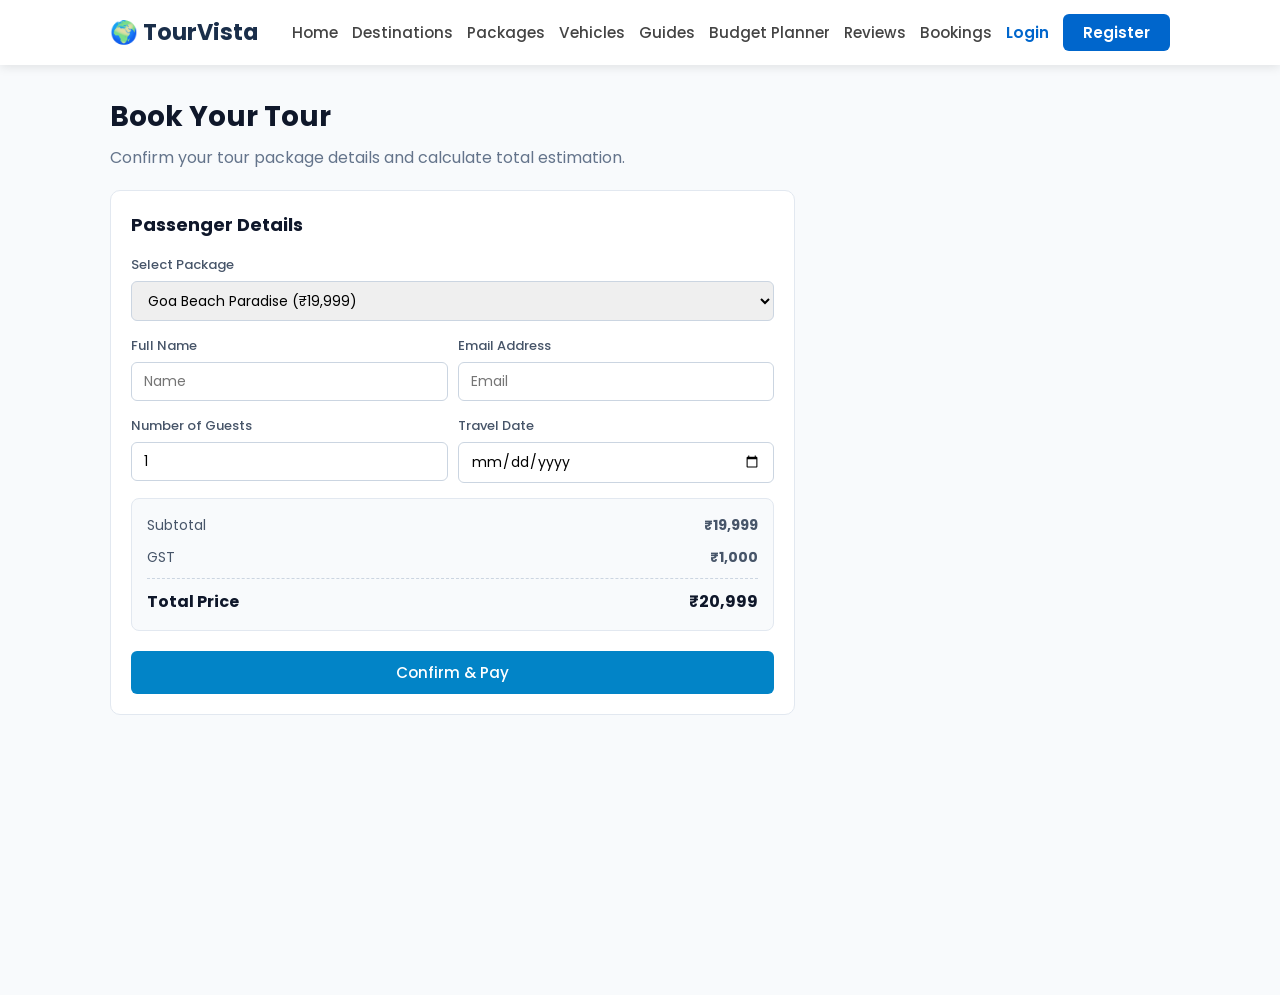
<file: bookings.html>
<!DOCTYPE html>
<html lang="en">
<head>
  <meta charset="UTF-8">
  <meta name="viewport" content="width=device-width, initial-scale=1.0">
  <title>Bookings - TourVista</title>


  <link rel="preconnect" href="https://fonts.googleapis.com">
  <link rel="preconnect" href="https://fonts.gstatic.com" crossorigin>
  <link href="https://fonts.googleapis.com/css2?family=Poppins:wght@400;500;600;700&display=swap" rel="stylesheet">
<link rel="stylesheet" href="css/style.css">
<link rel="stylesheet" href="css/bookings.css">
</head>
<body>


 <header class="navbar">
    <div class="container nav-inner">
        <a href="index.html" class="logo">🌍 TourVista</a>

        <button class="menu-btn" id="menuBtn">&#9776;</button>

        <nav>
            <ul class="nav-links" id="navLinks">
                <li><a href="index.html">Home</a></li>
                <li><a href="pages/destinations.html">Destinations</a></li>
                <li><a href="packages.html">Packages</a></li>
                <li><a href="vehicles.html">Vehicles</a></li>
                <li><a href="guides.html">Guides</a></li>
                <li><a href="planner.html">Budget Planner</a></li>
                <li><a href="reviews.html">Reviews</a></li>
                <li><a href="bookings.html" class="active">Bookings</a></li>

                <li id="login-nav">
                    <a href="login.html" class="btn-login">Login</a>
                </li>

                <li id="register-nav">
                    <a href="register.html" class="btn-register">Register</a>
                </li>

                <li id="user-nav" style="display:none;">
                    <span id="welcome-user"></span>
                </li>

                <li id="logout-nav" style="display:none;">
                    <button id="logout-btn" class="btn-login">Logout</button>
                </li>
            </ul>
        </nav>
    </div>
</header>


  <main class="container">
    
    <div class="page-header">
      <h1>Book Your Tour</h1>
      <p>Confirm your tour package details and calculate total estimation.</p>
    </div>

    <div class="bookings-layout">

      <!-- Left Side: Booking Form -->
      <div class="booking-card">
        <h2>Passenger Details</h2>
        <form id="booking-form">
          
          <div class="form-group">
            <label for="package-select">Select Package</label>
            <select id="package-select">
              <option value="goa">Goa Beach Paradise (₹19,999)</option>
              <option value="manali">Manali Hill Escape (₹18,500)</option>
              <option value="jaipur">Jaipur Heritage Tour (₹12,000)</option>
              <option value="kerala">Kerala Backwaters (₹22,000)</option>
            </select>
          </div>

          <div class="form-row">
            <div class="form-group">
              <label for="full-name">Full Name</label>
              <input type="text" id="full-name" placeholder="Name" required>
            </div>
            <div class="form-group">
              <label for="email">Email Address</label>
              <input type="email" id="email" placeholder="Email" required>
            </div>
          </div>

          <div class="form-row">
            <div class="form-group">
              <label for="guests">Number of Guests</label>
              <input type="number" id="guests" min="1" max="200" value="1" required>
            </div>
            <div class="form-group">
              <label for="travel-date">Travel Date</label>
              <input type="date" id="travel-date" required>
            </div>
          </div>

         
          <div class="summary-box">
            <div class="summary-row">
              <span>Subtotal</span>
              <strong id="subtotal-price">₹19,999</strong>
            </div>
            <div class="summary-row">
              <span>GST</span>
              <strong id="tax-price">₹750</strong>
            </div>
            <div class="summary-row total">
              <span>Total Price</span>
              <strong id="total-price">₹15,749</strong>
            </div>
          </div>

          <button type="submit" class="btn-primary">Confirm & Pay</button>
        </form>
      </div>

    </div>
  </main>

<script src="js/main.js"></script>
<script src="js/bookings.js"></script>
</body>
</html>
</file>
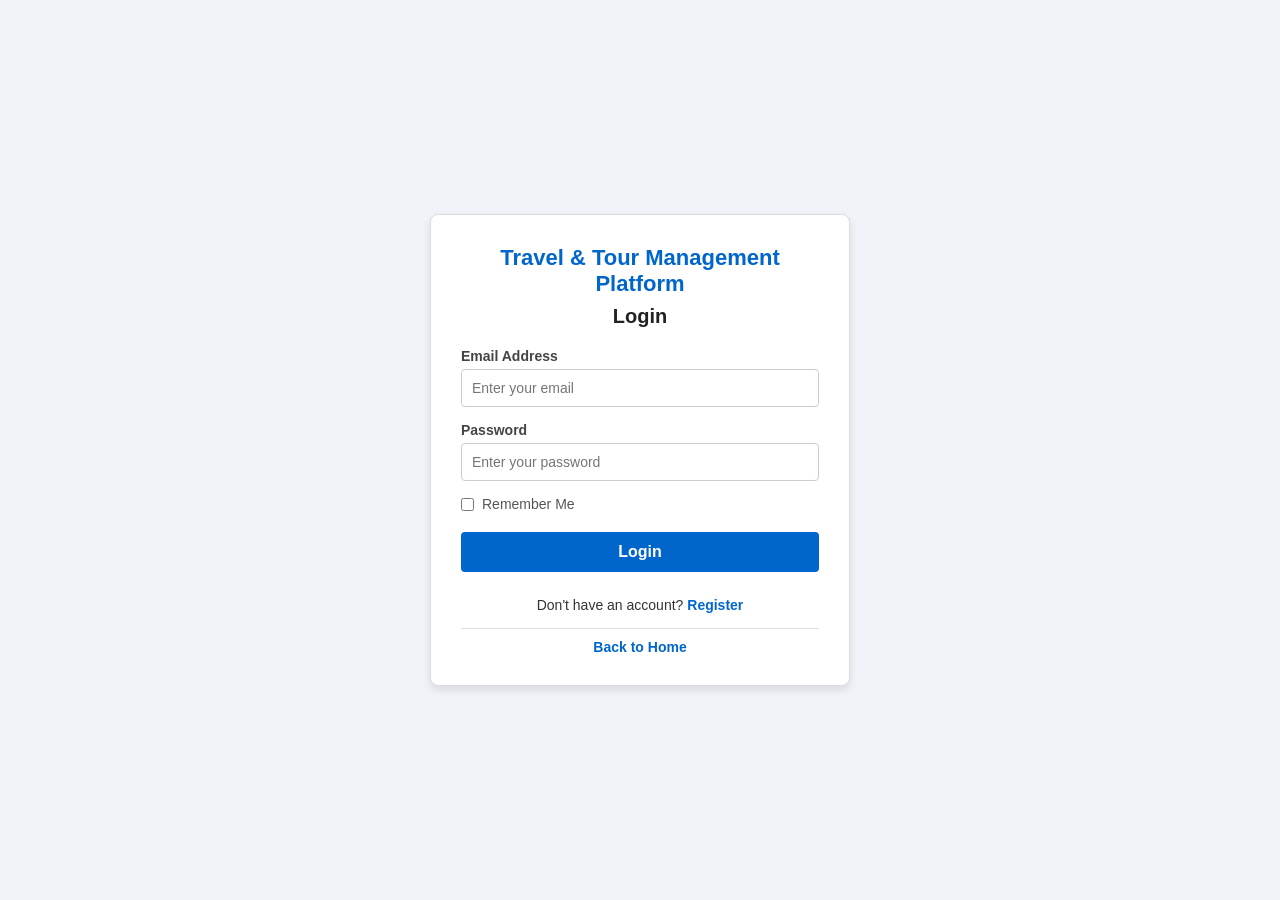
<file: login.html>
<!DOCTYPE html>
<html lang="en">
<head>
  <meta charset="UTF-8">
  <meta name="viewport" content="width=device-width, initial-scale=1.0">
  <title>Login - Travel &amp; Tour Management Platform</title>
  <link rel="stylesheet" href="css/auth.css">
</head>
<body>

  <main class="auth-container">
    <h1 class="site-title">Travel &amp; Tour Management Platform</h1>
    <h2 class="form-title">Login</h2>
    <form id="login-form" action="#" method="POST" class="auth-form" novalidate>

      <div id="login-message" style="display: none; padding: 10px; margin-bottom: 15px; border-radius: 4px; font-size: 14px; text-align: center;"></div>
      <div class="form-group">
        <label for="email">Email Address</label>
        <input 
          type="email" 
          id="email" 
          name="email" 
          placeholder="Enter your email" 
          required
        >
      </div>
      <div class="form-group">
        <label for="password">Password</label>
        <input 
          type="password" 
          id="password" 
          name="password" 
          placeholder="Enter your password" 
          required
        >
      </div>

      <div class="checkbox-group">
        <input type="checkbox" id="remember" name="remember">
        <label for="remember">Remember Me</label>
      </div>

      <button type="submit" class="btn-submit">Login</button>

      <p class="switch-link">
        Don't have an account? <a href="register.html">Register</a>
      </p>

      <hr class="divider">
      <p class="home-link">
        <a href="index.html">Back to Home</a>
      </p>

    </form>
  </main>

  <script src="js/auth.js"></script>
</body>
</html>
</file>
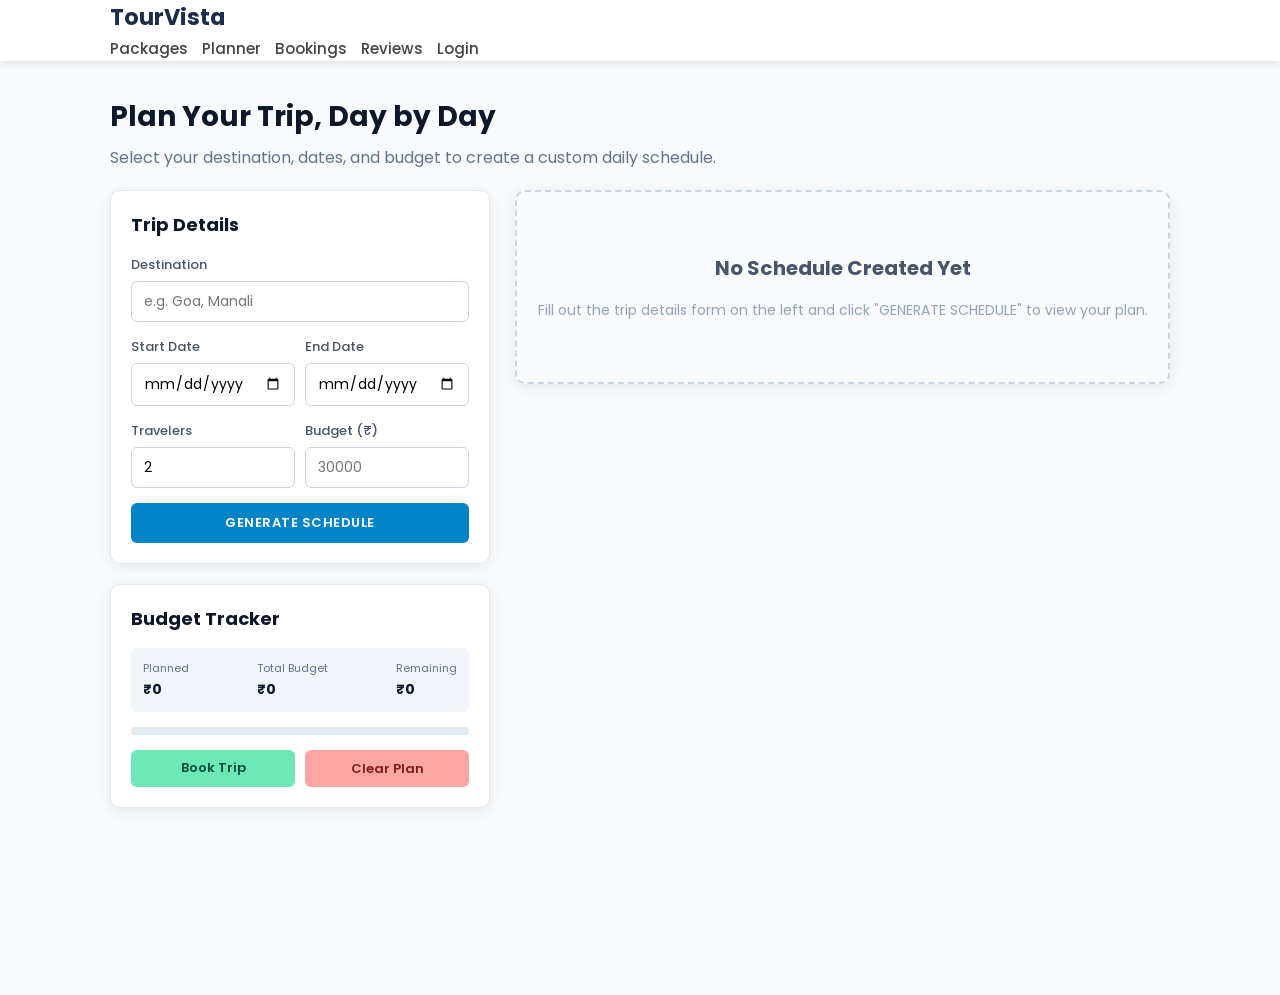
<file: planner.html>
<!DOCTYPE html>
<html lang="en">
<head>
  <meta charset="UTF-8">
  <meta name="viewport" content="width=device-width, initial-scale=1.0">
  <title>Trip Planner - TourVista</title>

  
  <link rel="preconnect" href="https://fonts.googleapis.com">
  <link rel="preconnect" href="https://fonts.gstatic.com" crossorigin>
  <link href="https://fonts.googleapis.com/css2?family=Poppins:wght@400;500;600;700&display=swap" rel="stylesheet">

  
<link rel="stylesheet" href="css/style.css">
<link rel="stylesheet" href="css/planner.css">
</head>
<body>

  
  <header class="navbar">
    <div class="container nav-container">
      <a href="index.html" class="logo">TourVista</a>
      <nav>
        <ul class="nav-links">
          <li><a href="packages.html">Packages</a></li>
          <li><a href="planner.html" class="active">Planner</a></li>
          <li><a href="bookings.html">Bookings</a></li>
          <li><a href="reviews.html">Reviews</a></li>
          <li><a href="login.html">Login</a></li>
        </ul>
      </nav>
    </div>
  </header>

  
  <main class="container">
    
    <div class="page-header">
      <h1>Plan Your Trip, Day by Day</h1>
      <p>Select your destination, dates, and budget to create a custom daily schedule.</p>
    </div>

    <div class="planner-layout">

      
      <div class="left-col">
        
        <div class="card">
          <h2>Trip Details</h2>
          <form id="trip-form">
            
            <div class="form-group">
              <label for="destination">Destination</label>
              <input type="text" id="destination" placeholder="e.g. Goa, Manali" required>
            </div>

            <div class="form-row">
              <div class="form-group">
                <label for="start">Start Date</label>
                <input type="date" id="start" required>
              </div>
              <div class="form-group">
                <label for="end">End Date</label>
                <input type="date" id="end" required>
              </div>
            </div>

            <div class="form-row">
              <div class="form-group">
                <label for="travelers">Travelers</label>
                <input type="number" id="travelers" min="1" max="20" value="2" required>
              </div>
              <div class="form-group">
                <label for="budget">Budget (₹)</label>
                <input type="number" id="budget" placeholder="30000" min="0" required>
              </div>
            </div>

            <button type="submit" class="btn-primary" id="create-btn">GENERATE SCHEDULE</button>
          </form>
        </div>

        
        <div class="card budget-card">
          <h2>Budget Tracker</h2>
          
          <div class="budget-stats">
            <div class="stat-box">
              <span>Planned</span>
              <strong id="spent">₹0</strong>
            </div>
            <div class="stat-box">
              <span>Total Budget</span>
              <strong id="budget-total">₹0</strong>
            </div>
            <div class="stat-box">
              <span>Remaining</span>
              <strong id="left">₹0</strong>
            </div>
          </div>

          <div class="meter-bar">
            <div class="meter-fill" id="meter-fill" style="width: 0%;"></div>
          </div>

          <div class="budget-actions">
            <a href="bookings.html" class="btn-secondary">Book Trip</a>
            <button type="button" class="btn-danger" id="clear-btn">Clear Plan</button>
          </div>
        </div>

      </div>

      <div class="right-col">
        
        <div class="card empty-card" id="empty">
          <h2>No Schedule Created Yet</h2>
          <p>Fill out the trip details form on the left and click "GENERATE SCHEDULE" to view your plan.</p>
        </div>

        <div class="card plan-card" id="plan" style="display: none;">
          <h2 id="plan-title">Trip to Destination</h2>
          <p class="plan-sub" id="plan-sub">0 Days Trip Schedule • 0 Travelers</p>
          
          <ul class="schedule-list" id="itinerary">
            <!-- Dynamic Schedule items generated via planner.js -->
          </ul>
        </div>

      </div>

    </div>
  </main>

  <script src="js/main.js"></script>
<script src="planner.js"></script>
</body>
</html>
</file>
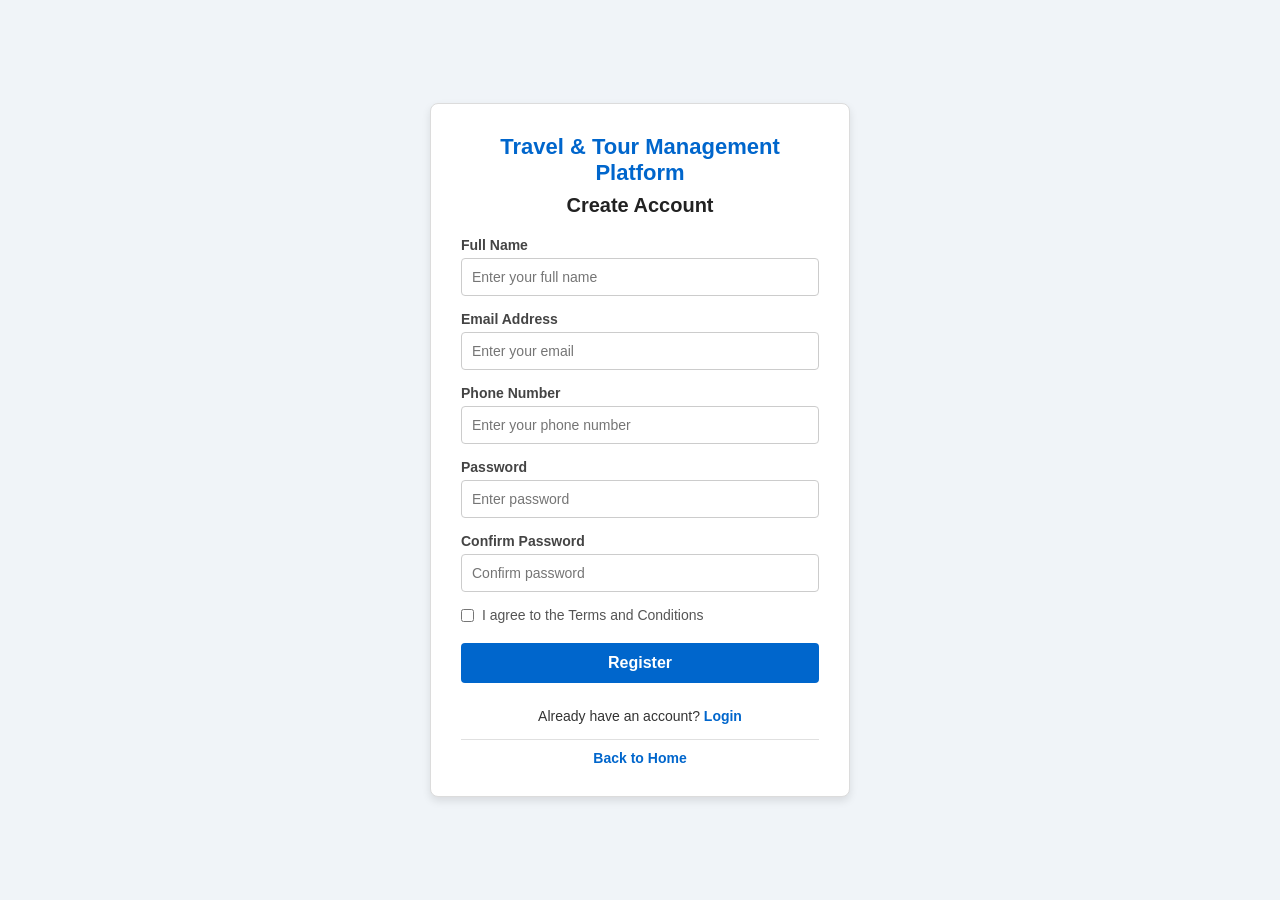
<file: register.html>
<!DOCTYPE html>
<html lang="en">
<head>
  <meta charset="UTF-8">
  <meta name="viewport" content="width=device-width, initial-scale=1.0">
  <title>Register - Travel &amp; Tour Management Platform</title>
  <link rel="stylesheet" href="css/auth.css">
</head>
<body>

  <main class="auth-container">
    <h1 class="site-title">Travel &amp; Tour Management Platform</h1>
  
    <h2 class="form-title">Create Account</h2>
    <form id="register-form" action="#" method="POST" class="auth-form" novalidate>

      <div id="register-message" style="display: none; padding: 10px; margin-bottom: 15px; border-radius: 4px; font-size: 14px; text-align: center;"></div>
      <div class="form-group">
        <label for="fullname">Full Name</label>
        <input 
          type="text" 
          id="fullname" 
          name="fullname" 
          placeholder="Enter your full name" 
          required
        >
      </div>
      <div class="form-group">
        <label for="email">Email Address</label>
        <input 
          type="email" 
          id="email" 
          name="email" 
          placeholder="Enter your email" 
          required
        >
      </div>
      <div class="form-group">
        <label for="phone">Phone Number</label>
        <input 
          type="tel" 
          id="phone" 
          name="phone" 
          placeholder="Enter your phone number" 
          required
        >
      </div>
      <div class="form-group">
        <label for="password">Password</label>
        <input 
          type="password" 
          id="password" 
          name="password" 
          placeholder="Enter password" 
          required
        >
      </div>
      <div class="form-group">
        <label for="confirm-password">Confirm Password</label>
        <input 
          type="password" 
          id="confirm-password" 
          name="confirm_password" 
          placeholder="Confirm password" 
          required
        >
      </div>
      <div class="checkbox-group">
        <input type="checkbox" id="terms" name="terms" required>
        <label for="terms">I agree to the Terms and Conditions</label>
      </div>
      <button type="submit" class="btn-submit">Register</button>

      <p class="switch-link">
        Already have an account? <a href="login.html">Login</a>
      </p>

      <hr class="divider">
      <p class="home-link">
        <a href="index.html">Back to Home</a>
      </p>

    </form>
  </main>

  <script src="js/auth.js"></script>
</body>
</html>
</file>
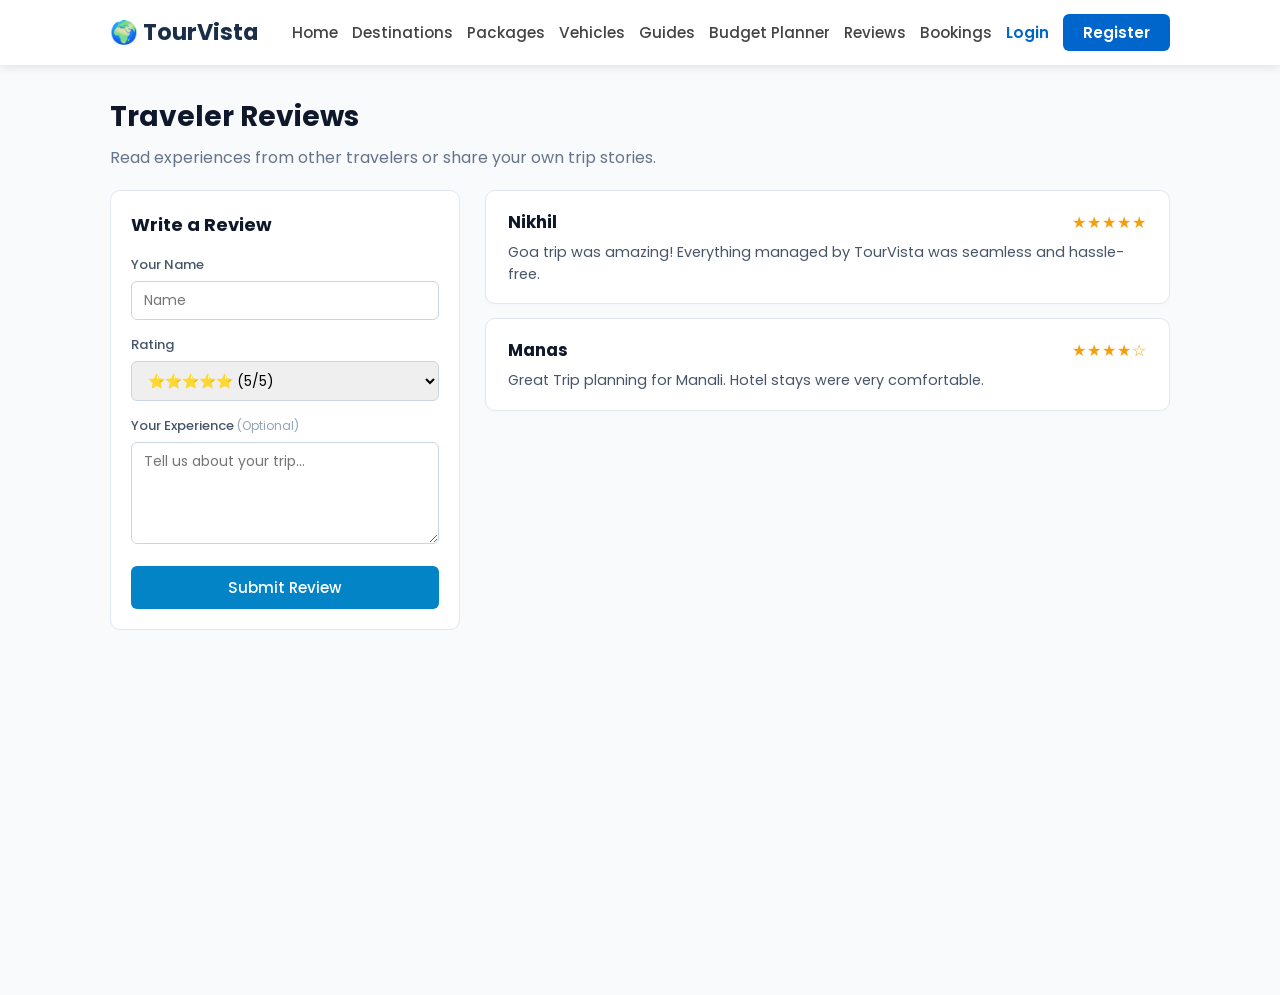
<file: reviews.html>
<!DOCTYPE html>
<html lang="en">
<head>
  <meta charset="UTF-8">
  <meta name="viewport" content="width=device-width, initial-scale=1.0">
  <title>Reviews - TourVista</title>


  <link rel="preconnect" href="https://fonts.googleapis.com">
  <link rel="preconnect" href="https://fonts.gstatic.com" crossorigin>
  <link href="https://fonts.googleapis.com/css2?family=Poppins:wght@400;500;600;700&display=swap" rel="stylesheet">

  <link rel="stylesheet" href="css/style.css">
<link rel="stylesheet" href="css/reviews.css">
</head>
<body>
<header class="navbar">
    <div class="container nav-inner">
        <a href="index.html" class="logo">🌍 TourVista</a>

        <button class="menu-btn" id="menuBtn">&#9776;</button>

        <nav>
            <ul class="nav-links" id="navLinks">
                <li><a href="index.html">Home</a></li>
                <li><a href="pages/destinations.html">Destinations</a></li>
                <li><a href="packages.html">Packages</a></li>
                <li><a href="vehicles.html">Vehicles</a></li>
                <li><a href="guides.html">Guides</a></li>
                <li><a href="planner.html">Budget Planner</a></li>
                <li><a href="reviews.html" class="active">Reviews</a></li>
                <li><a href="bookings.html">Bookings</a></li>

                <li id="login-nav">
                    <a href="login.html" class="btn-login">Login</a>
                </li>

                <li id="register-nav">
                    <a href="register.html" class="btn-register">Register</a>
                </li>

                <li id="user-nav" style="display:none;">
                    <span id="welcome-user"></span>
                </li>

                <li id="logout-nav" style="display:none;">
                    <button id="logout-btn" class="btn-login">Logout</button>
                </li>
            </ul>
        </nav>
    </div>
</header>

  <main class="container">
    
    <div class="page-header">
      <h1>Traveler Reviews</h1>
      <p>Read experiences from other travelers or share your own trip stories.</p>
    </div>

    <div class="reviews-layout">


      <div class="review-card">
        <h2>Write a Review</h2>
        <form id="review-form">
          
          <div class="form-group">
            <label for="reviewer-name">Your Name</label>
            <input type="text" id="reviewer-name" placeholder="Name" required>
          </div>

          <div class="form-group">
            <label for="review-rating">Rating</label>
            <select id="review-rating">
              <option value="5">⭐⭐⭐⭐⭐ (5/5)</option>
              <option value="4">⭐⭐⭐⭐ (4/5)</option>
              <option value="3">⭐⭐⭐ (3/5)</option>
              <option value="2">⭐⭐ (2/5)</option>
              <option value="1">⭐ (1/5)</option>
            </select>
          </div>

          <div class="form-group">
            <label for="review-comment">Your Experience <span style="color: #94a3b8; font-weight: 400; font-size: 12px;">(Optional)</span></label>
            <textarea id="review-comment" rows="4" placeholder="Tell us about your trip..."></textarea>
          </div>

          <button type="submit" class="btn-primary">Submit Review</button>
        </form>
      </div>

      <div class="reviews-list" id="reviews-list">
        
        <div class="review-item">
          <div class="review-head">
            <span class="reviewer-name">Nikhil</span>
            <span class="stars">★★★★★</span>
          </div>
          <p class="review-text">Goa trip was amazing! Everything managed by TourVista was seamless and hassle-free.</p>
        </div>

        <div class="review-item">
          <div class="review-head">
            <span class="reviewer-name">Manas</span>
            <span class="stars">★★★★☆</span>
          </div>
          <p class="review-text">Great Trip planning for Manali. Hotel stays were very comfortable.</p>
        </div>

      </div>

    </div>
  </main>

  <script src="js/main.js"></script>
<script src="js/reviews.js"></script>
</body>
</html>
</file>
<file: css/style.css>
/* ============================================
   TourVista - Travel & Tour Management Platform
   Main Stylesheet (Easy-to-Intermediate Level)
   ============================================ */

/* Google Font */
@import url('https://fonts.googleapis.com/css2?family=Poppins:wght@400;500;600;700&display=swap');

/* === RESET & BASE === */
* {
  margin: 0;
  padding: 0;
  box-sizing: border-box;
}

body {
  font-family: 'Poppins', sans-serif;
  color: #333;
  background-color: #fff;
  line-height: 1.6;
}

a {
  text-decoration: none;
  color: inherit;
}

ul {
  list-style: none;
}

img {
  width: 100%;
  display: block;
  object-fit: cover;
}

.container {
  max-width: 1200px;
  margin: 0 auto;
  padding: 0 20px;
}

.section {
  padding: 70px 0;
}

.bg-light {
  background-color: #f4f6f9;
}

/* === SECTION HEADINGS === */
.section-title {
  text-align: center;
  font-size: 2rem;
  font-weight: 700;
  color: #1a2e4a;
  margin-bottom: 10px;
}

.section-sub {
  text-align: center;
  color: #666;
  margin-bottom: 40px;
}

/* === BUTTONS === */
.btn-primary {
  display: inline-block;
  background-color: #0066cc;
  color: #fff;
  padding: 12px 28px;
  border-radius: 6px;
  font-size: 0.95rem;
  font-weight: 600;
  border: none;
  cursor: pointer;
  transition: background-color 0.3s;
}

.btn-primary:hover {
  background-color: #004fa3;
  color: #fff;
}

.btn-outline {
  display: inline-block;
  border: 2px solid #0066cc;
  color: #0066cc;
  padding: 9px 22px;
  border-radius: 6px;
  font-weight: 600;
  font-size: 0.9rem;
  transition: all 0.3s;
}

.btn-outline:hover {
  background-color: #0066cc;
  color: #fff;
}

/* === NAVBAR === */
.navbar {
  position: fixed;
  top: 0;
  width: 100%;
  background-color: #fff;
  box-shadow: 0 2px 10px rgba(0,0,0,0.1);
  z-index: 100;
}

.nav-inner {
  display: flex;
  align-items: center;
  justify-content: space-between;
  height: 65px;
}

.logo {
  font-size: 1.4rem;
  font-weight: 700;
  color: #1a2e4a;
}

.nav-links {
  display: flex;
  align-items: center;
  gap: 24px;
}

.nav-links a {
  font-weight: 500;
  color: #444;
  font-size: 0.95rem;
  transition: color 0.2s;
}

.nav-links a:hover {
  color: #0066cc;
}

.btn-login {
  color: #0066cc !important;
  font-weight: 600 !important;
}

.btn-register {
  background-color: #0066cc;
  color: #fff !important;
  padding: 8px 20px;
  border-radius: 6px;
  font-weight: 600 !important;
  transition: background-color 0.3s !important;
}

.btn-register:hover {
  background-color: #004fa3 !important;
}

/* Mobile hamburger button */
.menu-btn {
  display: none;
  background: none;
  border: none;
  font-size: 1.6rem;
  cursor: pointer;
  color: #1a2e4a;
}

/* === HERO SECTION === */
.hero {
  height: 100vh;
  background: linear-gradient(rgba(0,0,0,0.55), rgba(0,0,0,0.55)),
              url('https://images.unsplash.com/photo-1506929562872-bb421503ef21?w=1600&q=80')
              center/cover no-repeat;
  display: flex;
  align-items: center;
  justify-content: center;
  text-align: center;
  color: #fff;
}

.hero-content h1 {
  font-size: 3.2rem;
  font-weight: 700;
  margin-bottom: 16px;
}

.hero-content p {
  font-size: 1.15rem;
  max-width: 580px;
  margin: 0 auto 28px;
  color: #e0e0e0;
}

/* === SEARCH SECTION === */
.search-section {
  background-color: #1a2e4a;
  padding: 30px 0;
}

.search-box {
  display: flex;
  gap: 12px;
  flex-wrap: wrap;
  align-items: center;
  justify-content: center;
}

.search-box input,
.search-box select {
  padding: 12px 16px;
  border: none;
  border-radius: 6px;
  font-size: 0.95rem;
  min-width: 180px;
  outline: none;
}

.search-result {
  text-align: center;
  color: #90cdf4;
  margin-top: 12px;
  font-size: 0.95rem;
}

/* === DESTINATION & TOUR CARDS === */
.cards-grid {
  display: grid;
  grid-template-columns: repeat(auto-fit, minmax(260px, 1fr));
  gap: 24px;
}

.card {
  background: #fff;
  border-radius: 10px;
  overflow: hidden;
  box-shadow: 0 3px 14px rgba(0,0,0,0.08);
  transition: transform 0.3s, box-shadow 0.3s;
}

.card:hover {
  transform: translateY(-6px);
  box-shadow: 0 8px 24px rgba(0,0,0,0.12);
}

.card img {
  height: 200px;
}

.card-body {
  padding: 18px;
}

.card-body h3 {
  font-size: 1.2rem;
  font-weight: 600;
  color: #1a2e4a;
  margin-bottom: 8px;
}

.card-body p {
  color: #666;
  font-size: 0.9rem;
  margin-bottom: 14px;
}

/* Tour cards */
.tour-card {
  background: #fff;
  border-radius: 10px;
  overflow: hidden;
  box-shadow: 0 3px 14px rgba(0,0,0,0.08);
  transition: transform 0.3s, box-shadow 0.3s;
}

.tour-card:hover {
  transform: translateY(-6px);
  box-shadow: 0 8px 24px rgba(0,0,0,0.12);
}

.tour-card img {
  height: 200px;
}

.badge {
  display: inline-block;
  background-color: #ff6b35;
  color: #fff;
  padding: 4px 12px;
  border-radius: 20px;
  font-size: 0.78rem;
  font-weight: 600;
  margin-bottom: 10px;
}

.price {
  color: #333;
  font-size: 0.95rem;
  margin-bottom: 14px;
}

.price strong {
  color: #0066cc;
  font-size: 1.1rem;
}

/* === WHY CHOOSE US === */
.features-grid {
  display: grid;
  grid-template-columns: repeat(auto-fit, minmax(240px, 1fr));
  gap: 24px;
}

.feature-card {
  background: #fff;
  border-radius: 10px;
  padding: 32px 24px;
  text-align: center;
  box-shadow: 0 3px 14px rgba(0,0,0,0.07);
  transition: transform 0.3s;
}

.feature-card:hover {
  transform: translateY(-5px);
}

.feature-icon {
  font-size: 2.4rem;
  margin-bottom: 16px;
}

.feature-card h3 {
  font-size: 1.1rem;
  font-weight: 600;
  color: #1a2e4a;
  margin-bottom: 10px;
}

.feature-card p {
  color: #666;
  font-size: 0.9rem;
}

/* === TESTIMONIALS === */
.testimonial {
  background: #fff;
  border-radius: 10px;
  padding: 28px;
  box-shadow: 0 3px 14px rgba(0,0,0,0.07);
}

.testimonial p {
  color: #555;
  font-style: italic;
  margin-bottom: 14px;
  line-height: 1.7;
}

.stars {
  color: #f59e0b;
  font-size: 1.1rem;
  margin-bottom: 8px;
}

.testimonial strong {
  color: #1a2e4a;
  font-size: 0.95rem;
}

/* === CALL TO ACTION === */
.cta-section {
  background: linear-gradient(135deg, #0066cc, #004fa3);
  color: #fff;
  text-align: center;
  padding: 70px 20px;
}

.cta-section h2 {
  font-size: 2.2rem;
  font-weight: 700;
  margin-bottom: 14px;
}

.cta-section p {
  font-size: 1.1rem;
  color: #d0e7ff;
  margin-bottom: 28px;
}

/* === FOOTER === */
.footer {
  background-color: #1a2e4a;
  color: #a0aec0;
  padding: 50px 0 0;
}

.footer-inner {
  display: grid;
  grid-template-columns: repeat(auto-fit, minmax(200px, 1fr));
  gap: 30px;
  padding-bottom: 40px;
}

.footer-col h3 {
  color: #fff;
  font-size: 1.2rem;
  margin-bottom: 14px;
}

.footer-col h4 {
  color: #fff;
  font-size: 1rem;
  margin-bottom: 14px;
}

.footer-col p {
  margin-bottom: 8px;
  font-size: 0.9rem;
}

.footer-col ul li {
  margin-bottom: 8px;
}

.footer-col ul li a {
  color: #a0aec0;
  font-size: 0.9rem;
  transition: color 0.2s;
}

.footer-col ul li a:hover {
  color: #fff;
}

.footer-bottom {
  border-top: 1px solid #2d4a70;
  text-align: center;
  padding: 18px 0;
  font-size: 0.88rem;
  color: #718096;
}

/* === RESPONSIVE === */
@media (max-width: 768px) {
  .menu-btn {
    display: block;
  }

  nav {
    position: absolute;
    top: 65px;
    left: 0;
    right: 0;
    background: #fff;
    box-shadow: 0 4px 10px rgba(0,0,0,0.1);
    display: none;
  }

  nav.open {
    display: block;
  }

  .nav-links {
    flex-direction: column;
    align-items: flex-start;
    padding: 16px 20px;
    gap: 14px;
  }

  .hero-content h1 {
    font-size: 2.2rem;
  }

  .hero-content p {
    font-size: 1rem;
  }

  .search-box {
    flex-direction: column;
    align-items: stretch;
  }

  .search-box input,
  .search-box select {
    width: 100%;
  }
}
/* Navbar alignment fix */
.logo {
    white-space: nowrap;
    flex-shrink: 0;
}

.nav-links {
    gap: 14px;
    flex-wrap: nowrap;
}

.nav-links li {
    white-space: nowrap;
}

.nav-links a {
    font-size: 0.95rem;
}

#welcome-user {
    white-space: nowrap;
}
</file>
<file: css/bookings.css>
/* Reset & Base Styles */
* {
  margin: 0;
  padding: 0;
  box-sizing: border-box;
  font-family: 'Poppins', sans-serif;
}

body {
  background-color: #f8fafc;
  color: #1e293b;
  min-height: 100vh;
}

.container {
  max-width: 1100px;
  margin: 0 auto;
  padding: 0 20px;
}

/* Navbar */
.logo {
  color: #1a2e4a;
  font-size: 1.4rem;
  font-weight: 700;
  text-decoration: none;
}

/* Page Header */
.page-header {
  margin: 95px 0 20px 0;
}

.page-header h1 {
  font-size: 28px;
  color: #0f172a;
}

.page-header p {
  color: #64748b;
  margin-top: 5px;
}

/* Bookings Layout */
.bookings-layout {
  display: grid;
  grid-template-columns: 1fr 350px;
  gap: 25px;
  margin-bottom: 40px;
}

/* Form & Cards */
.booking-card {
  background: #ffffff;
  padding: 20px;
  border-radius: 10px;
  border: 1px solid #e2e8f0;
}

.booking-card h2 {
  font-size: 18px;
  margin-bottom: 15px;
  color: #0f172a;
}

.form-group {
  margin-bottom: 15px;
}

.form-group label {
  display: block;
  font-size: 13px;
  font-weight: 500;
  margin-bottom: 5px;
  color: #475569;
}

.form-group input,
.form-group select {
  width: 100%;
  padding: 8px 12px;
  border: 1px solid #cbd5e1;
  border-radius: 6px;
  font-size: 14px;
}

.form-row {
  display: flex;
  gap: 10px;
}

.form-row .form-group {
  flex: 1;
}

/* Summary Box */
.summary-box {
  background: #f8fafc;
  border: 1px solid #e2e8f0;
  border-radius: 8px;
  padding: 15px;
  margin-bottom: 20px;
}

.summary-row {
  display: flex;
  justify-content: space-between;
  margin-bottom: 10px;
  font-size: 14px;
  color: #475569;
}

.summary-row.total {
  border-top: 1px dashed #cbd5e1;
  padding-top: 10px;
  margin-bottom: 0;
  font-size: 16px;
  font-weight: 700;
  color: #0f172a;
}

.btn-primary {
  width: 100%;
  padding: 10px;
  background-color: #0284c7;
  color: white;
  border: none;
  border-radius: 6px;
  font-weight: 500;
  cursor: pointer;
}

.btn-primary:hover {
  background-color: #0369a1;
}

/* Booking Confirmation List */
.booking-history {
  display: flex;
  flex-direction: column;
  gap: 15px;
}

.history-item {
  background: #ffffff;
  padding: 15px;
  border-radius: 8px;
  border: 1px solid #e2e8f0;
}

.history-item h4 {
  color: #0f172a;
  margin-bottom: 5px;
}

.history-item p {
  font-size: 13px;
  color: #64748b;
}
</file>
<file: css/auth.css>
* {
  box-sizing: border-box;
  margin: 0;
  padding: 0;
}

/* Page Background and Centering */
body {
  font-family: Arial, sans-serif;
  background-color: #f0f4f8;
  color: #333333;
  min-height: 100vh;
  display: flex;
  justify-content: center;
  align-items: center;
  padding: 20px;
}

/* Main Form Card Container */
.auth-container {
  background-color: #ffffff;
  width: 100%;
  max-width: 420px;
  padding: 30px;
  border: 1px solid #dcdcdc;
  border-radius: 8px;
  box-shadow: 0 4px 8px rgba(0, 0, 0, 0.1);
  text-align: center;
}

/* Headings */
.site-title {
  color: #0066cc;
  font-size: 22px;
  margin-bottom: 8px;
}

.form-title {
  color: #222222;
  font-size: 20px;
  margin-bottom: 20px;
}

/* Form Styles */
.auth-form {
  text-align: left;
}

.form-group {
  margin-bottom: 15px;
}

.form-group label {
  display: block;
  font-size: 14px;
  font-weight: bold;
  margin-bottom: 5px;
  color: #444444;
}

.form-group input[type="text"],
.form-group input[type="email"],
.form-group input[type="tel"],
.form-group input[type="password"] {
  width: 100%;
  padding: 10px;
  font-size: 14px;
  border: 1px solid #cccccc;
  border-radius: 4px;
  outline: none;
}

.form-group input:focus {
  border-color: #0066cc;
}

/* Checkbox Row */
.checkbox-group {
  margin-bottom: 15px;
  font-size: 14px;
  color: #555555;
  display: flex;
  align-items: center;
}

.checkbox-group input[type="checkbox"] {
  margin-right: 8px;
  cursor: pointer;
}

.checkbox-group label {
  cursor: pointer;
  font-weight: normal;
}

/* Buttons */
.btn-submit {
  width: 100%;
  padding: 11px;
  background-color: #0066cc;
  color: #ffffff;
  font-size: 16px;
  font-weight: bold;
  border: none;
  border-radius: 4px;
  cursor: pointer;
  margin-top: 5px;
  margin-bottom: 15px;
}

.btn-submit:hover {
  background-color: #004c99;
}

/* Links */
.switch-link,
.home-link {
  text-align: center;
  font-size: 14px;
  margin-top: 10px;
}

.switch-link a,
.home-link a {
  color: #0066cc;
  text-decoration: none;
  font-weight: bold;
}

.switch-link a:hover,
.home-link a:hover {
  text-decoration: underline;
}

.divider {
  margin: 15px 0 10px;
  border: none;
  border-top: 1px solid #e0e0e0;
}

/* Responsive Media Query for Mobile Devices */
@media (max-width: 480px) {
  .auth-container {
    padding: 20px;
  }

  .site-title {
    font-size: 18px;
  }

  .form-title {
    font-size: 18px;
  }
}
</file>
<file: css/planner.css>
* {
  margin: 0;
  padding: 0;
  box-sizing: border-box;
  font-family: 'Poppins', sans-serif;
}

body {
  background-color: #f8fafc;
  color: #1e293b;
  min-height: 100vh;
}

.container {
  max-width: 1100px;
  margin: 0 auto;
  padding: 0 20px;
}

.logo {
  color: #1a2e4a;
  font-size: 1.4rem;
  font-weight: 700;
  text-decoration: none;
}

.page-header {
  margin: 95px 0 20px 0;
}

.page-header h1 {
  font-size: 28px;
  color: #0f172a;
}

.page-header p {
  color: #64748b;
  margin-top: 5px;
}


.planner-layout {
  display: grid;
  grid-template-columns: 380px 1fr;
  gap: 25px;
  margin-bottom: 40px;
}

.left-col {
  display: flex;
  flex-direction: column;
  gap: 20px;
}


.card {
  background: #ffffff;
  padding: 20px;
  border-radius: 10px;
  border: 1px solid #e2e8f0;
}

.card h2 {
  font-size: 18px;
  margin-bottom: 15px;
  color: #0f172a;
}


.form-group {
  margin-bottom: 15px;
}

.form-group label {
  display: block;
  font-size: 13px;
  font-weight: 500;
  margin-bottom: 5px;
  color: #475569;
}

.form-group input {
  width: 100%;
  padding: 9px 12px;
  border: 1px solid #cbd5e1;
  border-radius: 6px;
  font-size: 14px;
  outline: none;
}

.form-group input:focus {
  border-color: #0284c7;
}

.form-row {
  display: flex;
  gap: 10px;
}

.form-row .form-group {
  flex: 1;
}


.btn-primary {
  width: 100%;
  padding: 10px;
  background-color: #0284c7;
  color: white;
  border: none;
  border-radius: 6px;
  font-weight: 600;
  font-size: 13px;
  letter-spacing: 0.5px;
  cursor: pointer;
  transition: background-color 0.2s;
}

.btn-primary:hover {
  background-color: #0369a1;
}


.budget-stats {
  display: flex;
  justify-content: space-between;
  background: #f1f5f9;
  padding: 12px;
  border-radius: 6px;
  margin-bottom: 15px;
}

.stat-box {
  display: flex;
  flex-direction: column;
}

.stat-box span {
  font-size: 11px;
  color: #64748b;
}

.stat-box strong {
  font-size: 14px;
  color: #0f172a;
}

.meter-bar {
  width: 100%;
  height: 8px;
  background-color: #e2e8f0;
  border-radius: 4px;
  overflow: hidden;
  margin-bottom: 15px;
}

.meter-fill {
  height: 100%;
  background-color: #0284c7;
  transition: width 0.3s ease;
}

.budget-actions {
  display: flex;
  gap: 10px;
}

.btn-secondary {
  flex: 1;
  text-align: center;
  padding: 8px;
  background-color: #6ee7b7;
  color: #064e3b;
  text-decoration: none;
  font-size: 13px;
  font-weight: 600;
  border-radius: 6px;
}

.btn-danger {
  flex: 1;
  padding: 8px;
  background-color: #fca5a5;
  color: #7f1d1d;
  border: none;
  font-size: 13px;
  font-weight: 600;
  border-radius: 6px;
  cursor: pointer;
}


.empty-card {
  text-align: center;
  padding: 60px 20px;
  border: 2px dashed #cbd5e1;
  background: transparent;
}

.empty-card h2 {
  color: #475569;
  font-size: 20px;
}

.empty-card p {
  color: #94a3b8;
  font-size: 14px;
  margin-top: 8px;
}

.plan-sub {
  font-size: 13px;
  color: #64748b;
  margin-top: -10px;
  margin-bottom: 20px;
}

.schedule-list {
  padding: 0;
  margin: 0;
}
</file>
<file: css/reviews.css>
/* Reset & Base Styles */
* {
  margin: 0;
  padding: 0;
  box-sizing: border-box;
  font-family: 'Poppins', sans-serif;
}

body {
  background-color: #f8fafc;
  color: #1e293b;
  min-height: 100vh;
}

.container {
  max-width: 1100px;
  margin: 0 auto;
  padding: 0 20px;
}


.logo {
  color: #1a2e4a;
  font-size: 1.4rem;
  font-weight: 700;
  text-decoration: none;
}

/* Page Header */
.page-header {
  margin: 95px 0 20px 0;
}

.page-header h1 {
  font-size: 28px;
  color: #0f172a;
}

.page-header p {
  color: #64748b;
  margin-top: 5px;
}

/* Layout Grid */
.reviews-layout {
  display: grid;
  grid-template-columns: 350px 1fr;
  gap: 25px;
  margin-bottom: 40px;
}

/* Form Card */
.review-card {
  background: #ffffff;
  padding: 20px;
  border-radius: 10px;
  border: 1px solid #e2e8f0;
}

.review-card h2 {
  font-size: 18px;
  margin-bottom: 15px;
  color: #0f172a;
}

.form-group {
  margin-bottom: 15px;
}

.form-group label {
  display: block;
  font-size: 13px;
  font-weight: 500;
  margin-bottom: 5px;
  color: #475569;
}

.form-group input,
.form-group select,
.form-group textarea {
  width: 100%;
  padding: 8px 12px;
  border: 1px solid #cbd5e1;
  border-radius: 6px;
  font-size: 14px;
}

.btn-primary {
  width: 100%;
  padding: 10px;
  background-color: #0284c7;
  color: white;
  border: none;
  border-radius: 6px;
  font-weight: 500;
  cursor: pointer;
}

.btn-primary:hover {
  background-color: #0369a1;
}

/* Reviews Feed */
.reviews-list {
  display: flex;
  flex-direction: column;
  gap: 15px;
}

.review-item {
  background: #ffffff;
  padding: 15px 20px;
  border-radius: 8px;
  border: 1px solid #e2e8f0;
}

.review-head {
  display: flex;
  justify-content: space-between;
  margin-bottom: 8px;
}

.reviewer-name {
  font-weight: 600;
  color: #0f172a;
}

.stars {
  color: #f59e0b;
}

.review-text {
  font-size: 13px;
  color: #475569;
}
</file>
